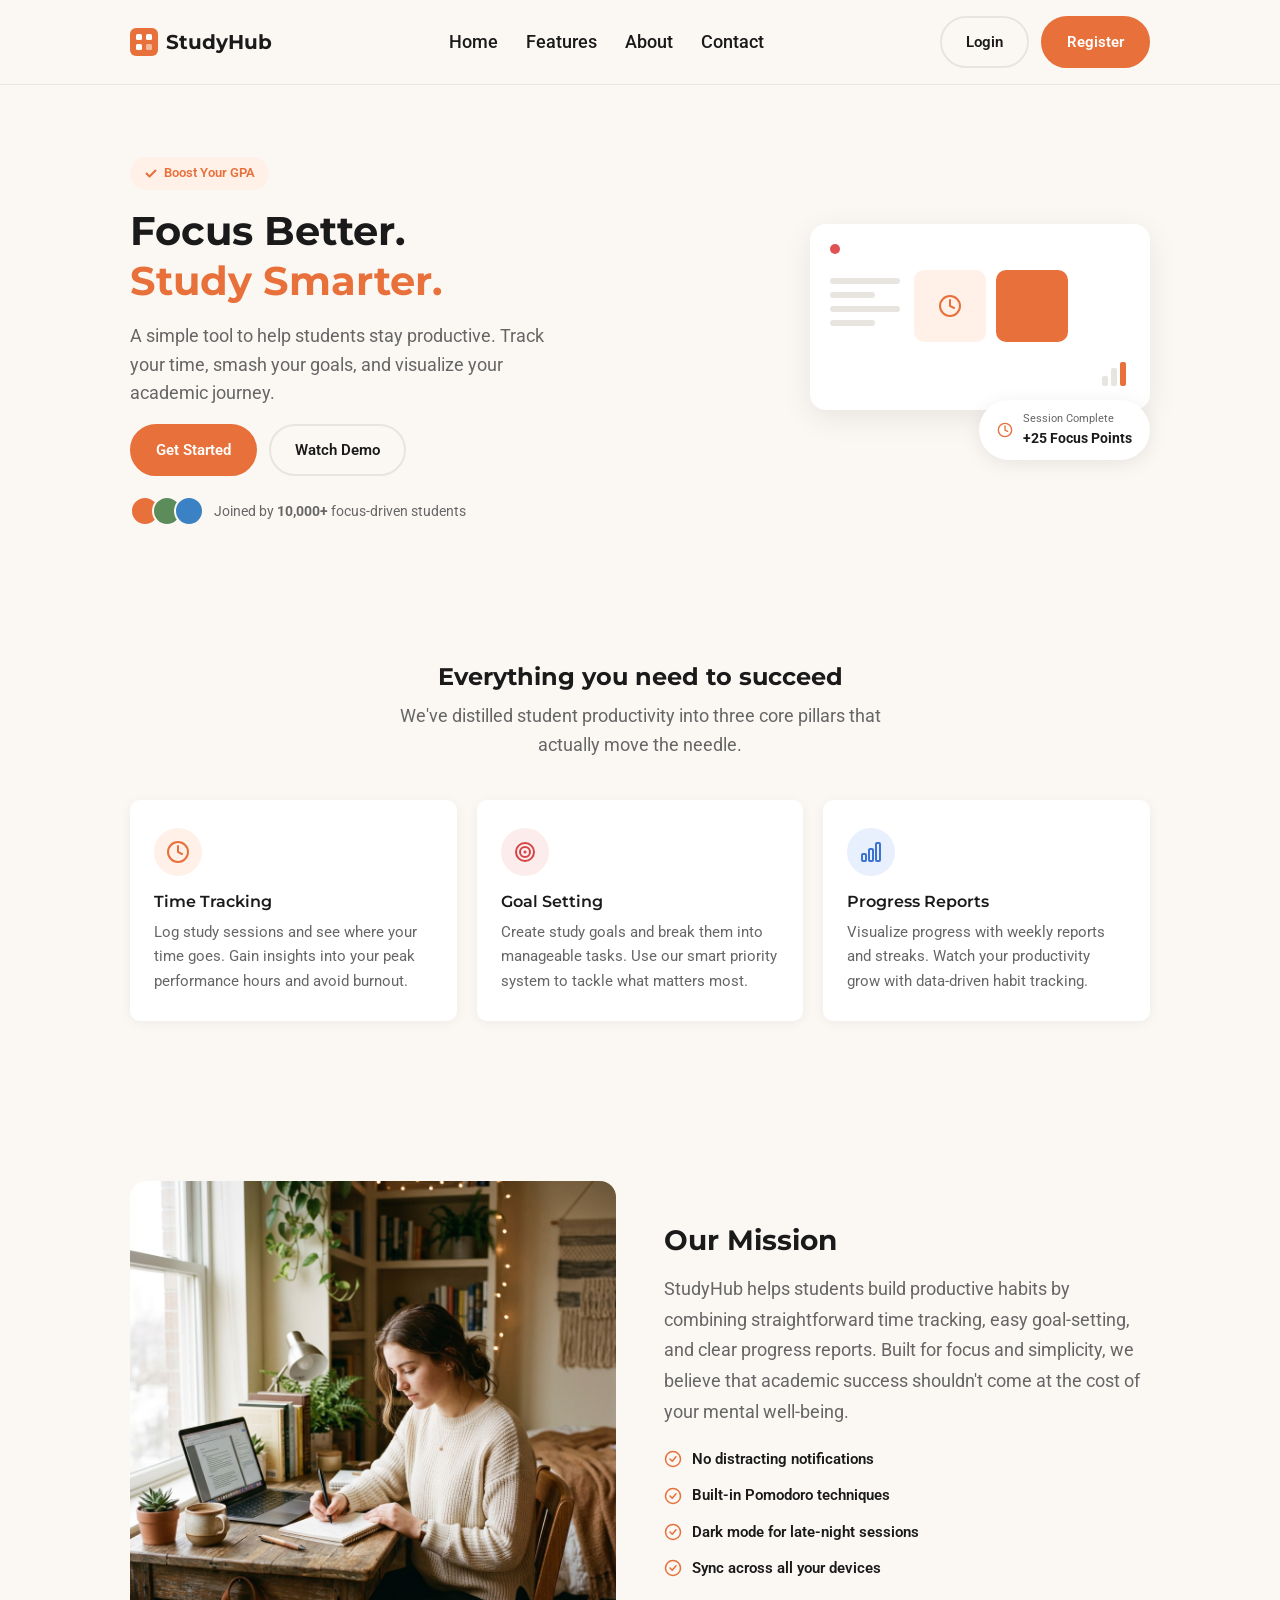
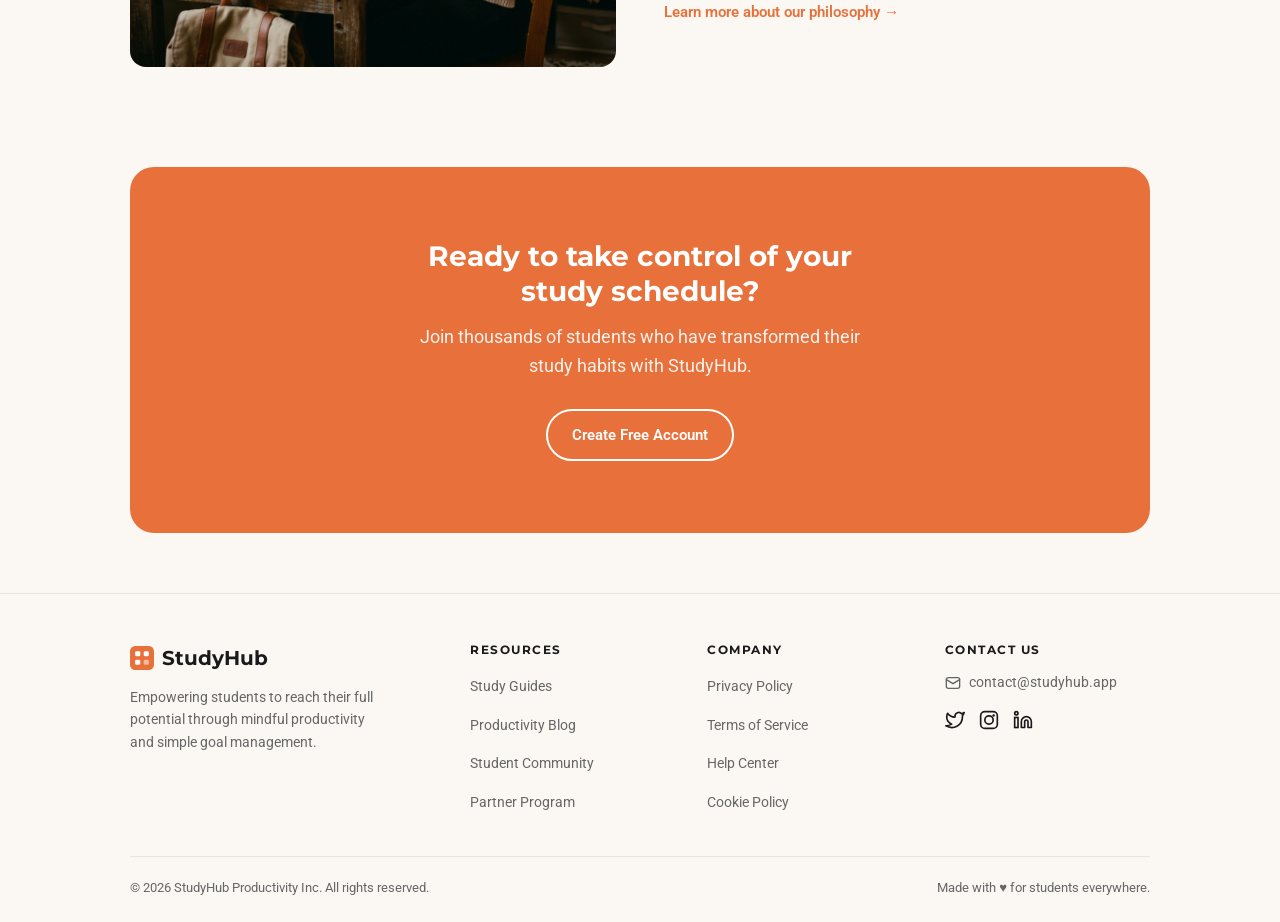
<file: index.html>
<!DOCTYPE html>
<html lang="en">
<head>
    <meta charset="UTF-8">
    <meta name="viewport" content="width=device-width, initial-scale=1.0">
    <meta name="description" content="StudyHub helps students stay productive with time tracking, goal setting, and progress reports.">
    <title>StudyHub - Focus Better. Study Smarter.</title>

    <link href="https://fonts.googleapis.com/css2?family=Montserrat:wght@400;600;700&family=Roboto:wght@400;500&display=swap" rel="stylesheet">

    <!-- CSS Files -->
    <link rel="stylesheet" href="css/main.css">
    <link rel="stylesheet" href="css/home.css">
    
    <!-- Favicon: Title Bar Icon-->
    <link rel="icon" href="assests/icons/logo.svg">

    <meta property="og:type" content="website" />
    <meta property="og:locale" content="en_US" />
    <meta property="og:site_name" content="StudyHub" />
    <meta property="og:title" content="StudyHub - Focus Better. Study Smarter." />
    <meta property="og:description" content="StudyHub helps students stay productive with time tracking, goal setting, and progress reports." />
    <meta property="og:url" content="https://studyhub-decodelabs.vercel.app/" />
    <meta property="og:image" content="https://studyhub-decodelabs.vercel.app/assests/images/og-image.png" />
    <meta property="og:image:secure_url" content="https://studyhub-decodelabs.vercel.app/assests/images/og-image.png" />
    <meta property="og:image:width" content="1200" />
    <meta property="og:image:height" content="630" />
    <meta property="og:image:alt" content="StudyHub Dashboard Preview" />
</head>
<body>

    <a href="#main-content" class="skip-link">Skip to content</a>

    <header>
        <div class="container header-container">
            
            <!-- Logo on Nav Bar -->
            <div class="logo">
                <img src="assests/icons/logo.svg" alt="StudyHub Logo" width="28" height="28">
                <span>StudyHub</span>
            </div>

            <!-- Hamburger Menu: Mobile First Design -->
            <button class="hamburger" aria-label="Toggle menu" aria-expanded="false">
                <span></span>
                <span></span>
                <span></span>
            </button>

            <nav class="nav" aria-label="Main navigation">
                <ul class="nav-links">
                    <li><a href="index.html">Home</a></li>
                    <li><a href="#features">Features</a></li>
                    <li><a href="#our-mission">About</a></li>
                    <li><a href="#contact-us">Contact</a></li>
                </ul>
            </nav>

            <div class="auth-buttons">
                <a href="pages/login.html" class="btn btn-outline">Login</a>
                <a href="pages/register.html" class="btn btn-primary">Register</a>
            </div>
            
        </div>
    </header>

    <!-- Main Home Page Content -->
    <main id="main-content">

        <!-- Hero Bar -->
        <section id="hero">
            <div class="container hero-container">
                
                <div class="hero-text">
                    <span class="badge">
                        <img src="assests/icons/check.svg" alt="Check Icon" width="14" height="14">
                        Boost Your GPA
                    </span>

                    <h1>Focus Better.<br><span class="accent">Study Smarter.</span></h1>

                    <p class="subtitle">A simple tool to help students stay productive. Track your time, smash your goals, and visualize your academic journey.</p>

                    <div class="hero-actions">
                        <a href="pages/register.html" class="btn btn-primary">Get Started</a>
                        <a href="#" class="btn btn-outline">Watch Demo</a>
                    </div>

                    <div class="social-proof">
                        <div class="avatars">
                            <span class="avatar" style="background:#E8703A"></span>
                            <span class="avatar" style="background:#5B8C5A"></span>
                            <span class="avatar" style="background:#3B82C4"></span>
                        </div>
                        <p>Joined by <strong>10,000+</strong> focus-driven students</p>
                    </div>
                </div>

                <div class="hero-visual">
                    <div class="dashboard-card">
                        <div class="dash-dot"></div>
                        <div class="dash-body">
                            <div class="dash-lines">
                                <div class="line"></div>
                                <div class="line short"></div>
                                <div class="line"></div>
                                <div class="line short"></div>
                            </div>
                            <div class="dash-widgets">
                                <div class="widget widget-clock">
                                    <img src="assests/icons/clock.svg" alt="Clock Icon" width="24" height="24">
                                </div>
                                <div class="widget widget-fill"></div>
                            </div>
                        </div>
                        <div class="dash-chart">
                            <img src="assests/icons/chart.svg" alt="Chart Icon" width="32" height="32">
                        </div>
                    </div>

                    <div class="floating-badge">
                        <img src="assests/icons/clock.svg" alt="Clock Icon" width="16" height="16">
                        <div>
                            <small>Session Complete</small>
                            <strong>+25 Focus Points</strong>
                        </div>
                    </div>
                </div>
                
            </div>
        </section>

        <section id="features">
            <div class="container">
                <div class="section-header">
                    <h2>Everything you need to succeed</h2>
                    <p>We've distilled student productivity into three core pillars that actually move the needle.</p>
                </div>

                <div class="feature-cards">
                    
                    <article class="feature-card">
                        <div class="feature-icon">
                            <img src="assests/icons/clock.svg" alt="Clock Icon" width="24" height="24">
                        </div>
                        <h3>Time Tracking</h3>
                        <p>Log study sessions and see where your time goes. Gain insights into your peak performance hours and avoid burnout.</p>
                    </article>

                    <article class="feature-card">
                        <div class="feature-icon red">
                            <img src="assests/icons/target.svg" alt="Target Icon" width="24" height="24">
                        </div>
                        <h3>Goal Setting</h3>
                        <p>Create study goals and break them into manageable tasks. Use our smart priority system to tackle what matters most.</p>
                    </article>

                    <article class="feature-card">
                        <div class="feature-icon blue">
                            <img src="assests/icons/bars.svg" alt="Bar Chart Icon" width="24" height="24">
                        </div>
                        <h3>Progress Reports</h3>
                        <p>Visualize progress with weekly reports and streaks. Watch your productivity grow with data-driven habit tracking.</p>
                    </article>
                    
                </div>
            </div>
        </section>

        <section id="our-mission">
            <div class="container mission-container">
                
                <div class="mission-image">
                    <img src="assests/images/student-studying.png" alt="Student studying at desk with laptop and notebook">
                </div>

                <div class="mission-text">
                    <h2>Our Mission</h2>
                    <p>StudyHub helps students build productive habits by combining straightforward time tracking, easy goal-setting, and clear progress reports. Built for focus and simplicity, we believe that academic success shouldn't come at the cost of your mental well-being.</p>

                    <ul class="check-list">
                        <li><img src="assests/icons/circle-check.svg" alt="Check Icon" width="18" height="18"> No distracting notifications</li>
                        <li><img src="assests/icons/circle-check.svg" alt="Check Icon" width="18" height="18"> Built-in Pomodoro techniques</li>
                        <li><img src="assests/icons/circle-check.svg" alt="Check Icon" width="18" height="18"> Dark mode for late-night sessions</li>
                        <li><img src="assests/icons/circle-check.svg" alt="Check Icon" width="18" height="18"> Sync across all your devices</li>
                    </ul>

                    <a href="index.html" class="link-accent">Learn more about our philosophy &rarr;</a>
                </div>
                
            </div>
        </section>

        <section id="cta">
            <div class="container">
                <div class="cta-card">
                    <h2>Ready to take control of your study schedule?</h2>
                    <p>Join thousands of students who have transformed their study habits with StudyHub.</p>
                    <a href="pages/register.html" class="btn btn-white-outline">Create Free Account</a>
                </div>
            </div>
        </section>
        
    </main>

    <footer>
        <div class="container">
            <div class="footer-grid">
                
                <div class="footer-brand">
                    <div class="logo">
                        <img src="assests/icons/logo.svg" alt="StudyHub Logo" width="24" height="24">
                        <span>StudyHub</span>
                    </div>
                    <p>Empowering students to reach their full potential through mindful productivity and simple goal management.</p>
                </div>

                <div class="footer-col">
                    <h3>RESOURCES</h3>
                    <ul>
                        <li><a href="#">Study Guides</a></li>
                        <li><a href="#">Productivity Blog</a></li>
                        <li><a href="#">Student Community</a></li>
                        <li><a href="#">Partner Program</a></li>
                    </ul>
                </div>

                <div class="footer-col">
                    <h3>COMPANY</h3>
                    <ul>
                        <li><a href="#">Privacy Policy</a></li>
                        <li><a href="#">Terms of Service</a></li>
                        <li><a href="#">Help Center</a></li>
                        <li><a href="#">Cookie Policy</a></li>
                    </ul>
                </div>

                <div class="footer-col" id="contact-us">
                    <h3>CONTACT US</h3>
                    <a href="mailto:contact@studyhub.app" class="contact-email">
                        <img src="assests/icons/mail.svg" alt="Email Icon" width="16" height="16">
                        contact@studyhub.app
                    </a>
                    <div class="social-links">
                        <a href="#" aria-label="StudyHub on Twitter"><img src="assests/icons/twitter.svg" alt="" width="20" height="20"></a>
                        <a href="#" aria-label="StudyHub on Instagram"><img src="assests/icons/instagram.svg" alt="" width="20" height="20"></a>
                        <a href="#" aria-label="StudyHub on LinkedIn"><img src="assests/icons/linkedin.svg" alt="" width="20" height="20"></a>
                    </div>
                </div>
                
            </div>

            <div class="footer-bottom">
                <p>&copy; 2026 StudyHub Productivity Inc. All rights reserved.</p>
                <p>Made with &hearts; for students everywhere.</p>
            </div>
        </div>
    </footer>

    <script src="script.js"></script>
</body>
</html>
</file>
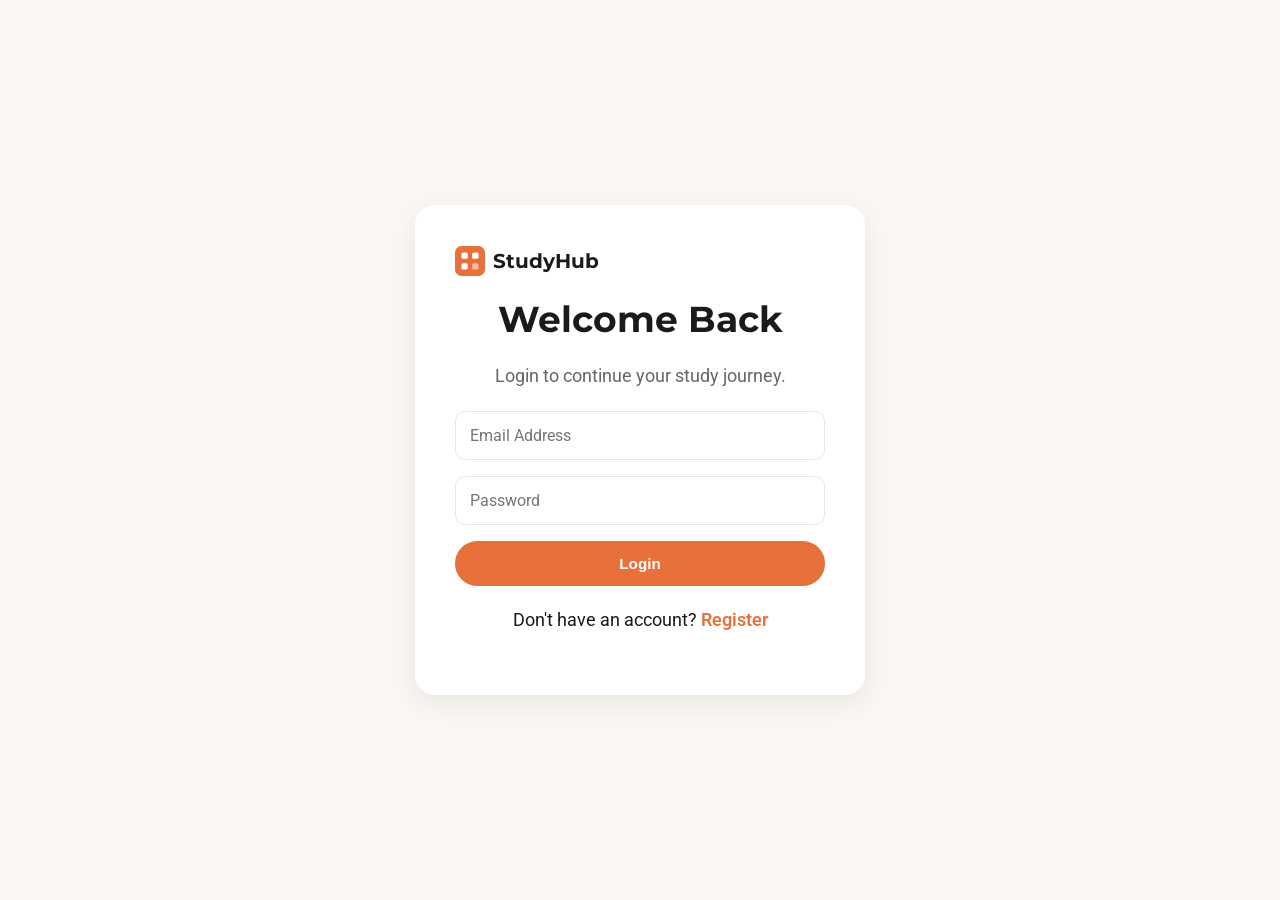
<file: pages/admin-dashboard.html>
<!DOCTYPE html>
<html lang="en">
<head>
    <meta charset="UTF-8">
    <meta name="viewport" content="width=device-width, initial-scale=1.0">
    <title>Admin Dashboard | StudyHub</title>

    <!-- CSS Links: Pointing to the newly organized CSS folder -->
    <link rel="stylesheet" href="../css/main.css">
    <link rel="stylesheet" href="../css/dashboard.css">
    <link rel="stylesheet" href="../css/admin.css">
</head>
<body>

    <!-- Main container constraining the dashboard width -->
    <main class="dashboard-page">

        <!-- Dashboard Header: Contains the title and logout button -->
        <section class="dashboard-header">
            <h1>Admin Dashboard</h1>
            <button id="logout-btn" class="btn btn-outline">Logout</button>
        </section>

        <!-- Statistics Grid: Displays top-level platform metrics -->
        <section class="stats-grid">
            
            <!-- Completed Tasks Stat -->
            <div class="stat-card">
                <h3>Completed Tasks</h3>
                <p id="completed-tasks">0</p>
            </div>

            <!-- Pending Tasks Stat -->
            <div class="stat-card">
                <h3>Pending Tasks</h3>
                <p id="pending-tasks">0</p>
            </div>
            
            <!-- Total Users Stat -->
            <div class="stat-card">
                <h3>Total Users</h3>
                <p id="total-users">0</p>
            </div>

            <!-- Total Tasks Stat -->
            <div class="stat-card">
                <h3>Total Tasks</h3>
                <p id="total-tasks">0</p>
            </div>

        </section>

        <!-- Users Section: Container for the list of registered users -->
        <section>
            <h2>Users</h2>
            <!-- Users will be loaded here dynamically by admin.js -->
            <div id="users-container"></div>
        </section>

        <!-- Tasks Section: Container for viewing and managing all platform tasks -->
        <section style="margin-top: 40px;">
            <h2>Tasks</h2>
            <!-- Tasks will be loaded here dynamically by admin.js -->
            <div id="admin-task-container"></div>
        </section>

    </main>

    <!-- Link to the admin-specific JavaScript logic -->
    <script src="../js/admin.js"></script>

</body>
</html>
</file>
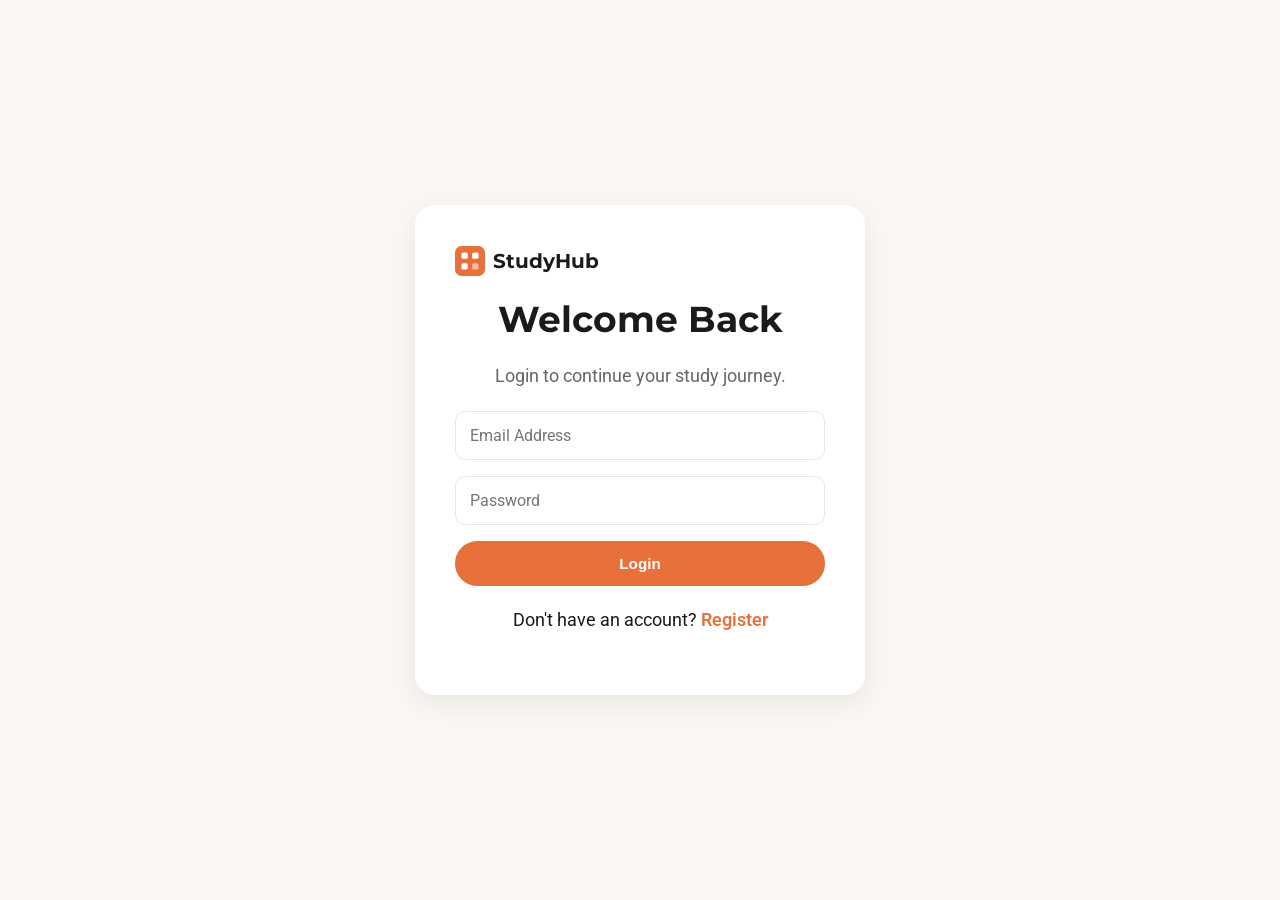
<file: pages/dashboard.html>
<!DOCTYPE html>
<html lang="en">
<head>
    <meta charset="UTF-8">
    <meta name="viewport" content="width=device-width, initial-scale=1.0">
    <title>Dashboard | StudyHub</title>

    <!-- CSS Links -->
    <link rel="stylesheet" href="../css/main.css">
    <link rel="stylesheet" href="../css/dashboard.css">
</head>
<body>

    <!-- Main container constraining the dashboard width -->
    <main class="dashboard-page">

        <!-- Dashboard Header: Contains the title, subtitle, and logout button -->
        <section class="dashboard-header">
            <div>
                <h1>My Tasks</h1>
                <p class="dashboard-subtitle">Manage your study goals efficiently.</p>
            </div>
            
            <button id="logout-btn" class="btn btn-outline">Logout</button>
        </section>

        <!-- Task Creation Section: Form to add new tasks -->
        <section class="task-form-section">
            <form id="task-form">
                
                <!-- Input field for the task title -->
                <input type="text" id="task-title" placeholder="Enter task title" required>
                
                <!-- Submit button to trigger the task creation -->
                <button type="submit" class="btn btn-primary">Add Task</button>
                
            </form>
        </section>
        
        <!-- Task Grid: Empty container where JavaScript will dynamically inject the task cards -->
        <section id="task-container" class="task-grid">
            <!-- Task cards will be loaded here by dashboard.js -->
        </section>

    </main>

    <!-- Link to the dashboard-specific JavaScript logic -->
    <script src="../js/dashboard.js"></script>

</body>
</html>
</file>
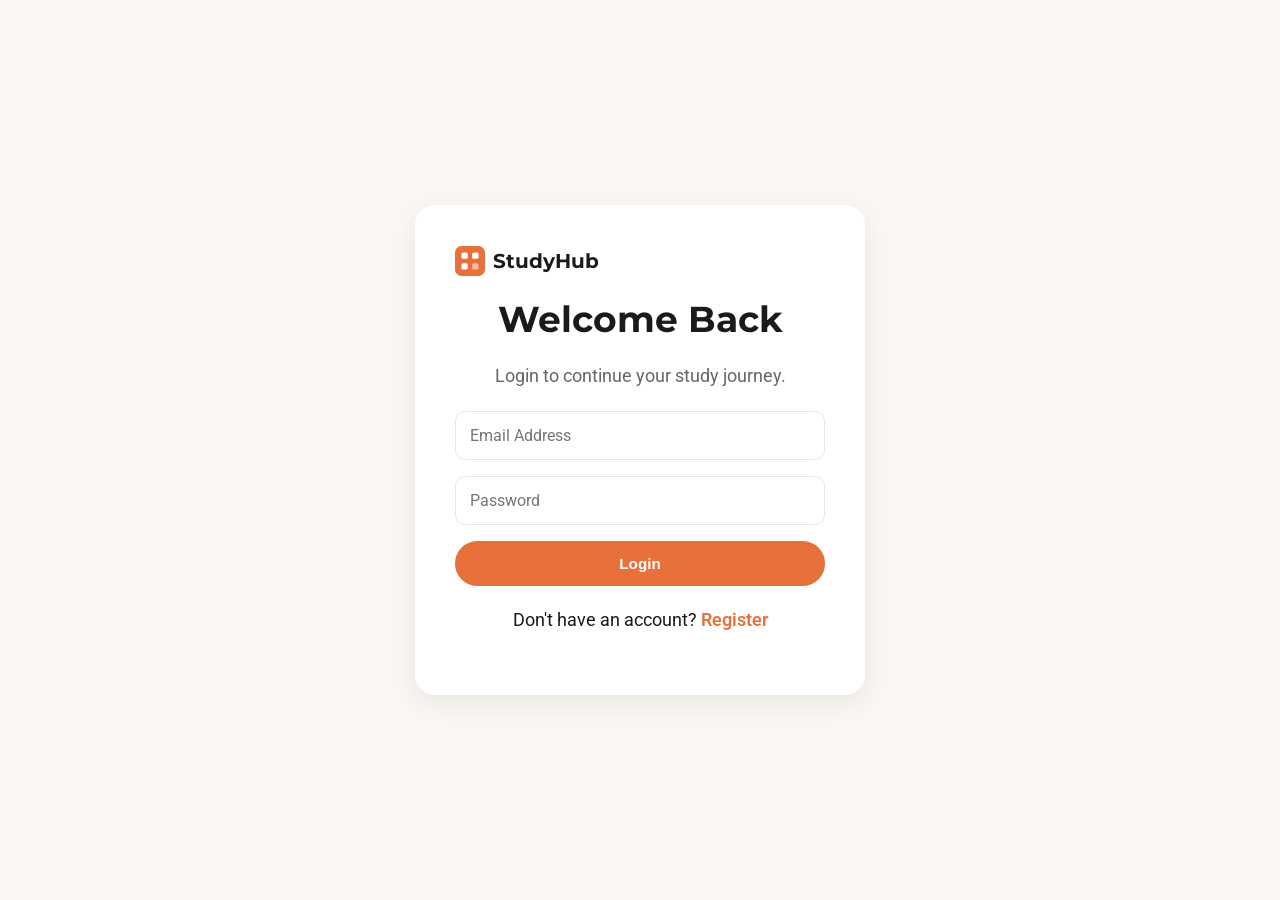
<file: pages/login.html>
<!DOCTYPE html>
<html lang="en">
<head>
    <meta charset="UTF-8">
    <meta name="viewport" content="width=device-width, initial-scale=1.0">
    <title>Login | StudyHub</title>

    <link href="https://fonts.googleapis.com/css2?family=Montserrat:wght@400;600;700&family=Roboto:wght@400;500&display=swap" rel="stylesheet">

    <!-- CSS Links -->
    <link rel="stylesheet" href="../css/main.css">
    <link rel="stylesheet" href="../css/auth.css">

    <!-- Favicon: Title Bar Icon-->
    <link rel="icon" href="../assests/icons/logo.svg">

</head>
<body>

    <!-- Main container to center the authentication page -->
    <main class="auth-page">

        <!-- The white card holding the login form -->
        <div class="auth-card">

            <!-- Brand Logo -->
            <div class="logo">
                <img src="../assests/icons/logo.svg" alt="StudyHub Logo" width="30">
                <span>StudyHub</span>
            </div>

            <h1>Welcome Back</h1>
            <p class="auth-subtitle">Login to continue your study journey.</p>

            <!-- Login Form -->
            <form id="login-form">
                
                <!-- Email Input -->
                <input type="email" id="email" placeholder="Email Address" required>
                
                <!-- Password Input -->
                <input type="password" id="password" placeholder="Password" required>
                
                <!-- Submit Button -->
                <button type="submit" class="btn btn-primary">Login</button>

            </form>

            <!-- Link to the registration page for new users -->
            <p class="auth-footer">
                Don't have an account?
                <a href="register.html">Register</a>
            </p>

            <!-- Empty paragraph used by JavaScript to show error/success messages -->
            <p id="message"></p>

        </div>

    </main>

    <!-- Link to the authentication JavaScript logic -->
    <script src="../js/auth.js"></script>

</body>
</html>
</file>
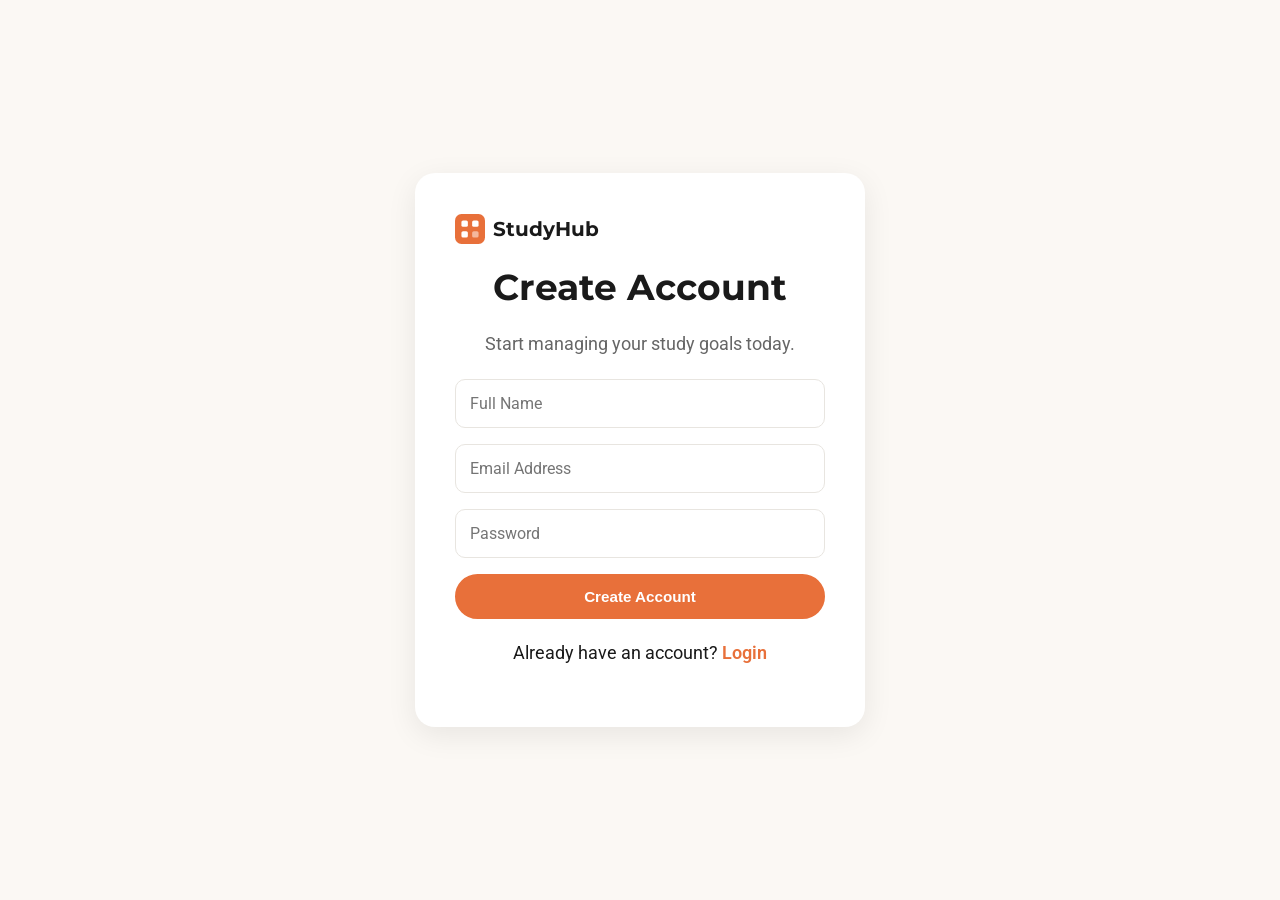
<file: pages/register.html>
<!DOCTYPE html>
<html lang="en">
<head>
    <meta charset="UTF-8">
    <meta name="viewport" content="width=device-width, initial-scale=1.0">
    <title>Register | StudyHub</title>

    <link href="https://fonts.googleapis.com/css2?family=Montserrat:wght@400;600;700&family=Roboto:wght@400;500&display=swap" rel="stylesheet">

    <!-- CSS Links -->
    <link rel="stylesheet" href="../css/main.css">
    <link rel="stylesheet" href="../css/auth.css">

    <!-- Favicon: Title Bar Icon-->
    <link rel="icon" href="../assests/icons/logo.svg">

</head>
<body>

    <!-- Main container to center the registration page -->
    <main class="auth-page">

        <!-- The white card holding the registration form -->
        <div class="auth-card">

            <!-- Brand Logo -->
            <div class="logo">
                <img src="../assests/icons/logo.svg" alt="StudyHub Logo" width="30">
                <span>StudyHub</span>
            </div>

            <h1>Create Account</h1>
            <p class="auth-subtitle">Start managing your study goals today.</p>

            <!-- Registration Form -->
            <form id="register-form">
                
                <!-- Full Name Input -->
                <input type="text" id="name" placeholder="Full Name" required>
                
                <!-- Email Input -->
                <input type="email" id="email" placeholder="Email Address" required>
                
                <!-- Password Input -->
                <input type="password" id="password" placeholder="Password" required>
                
                <!-- Submit Button -->
                <button type="submit" class="btn btn-primary">Create Account</button>

            </form>

            <!-- Link to the login page for existing users -->
            <p class="auth-footer">
                Already have an account?
                <a href="login.html">Login</a>
            </p>

            <!-- Empty paragraph used by JavaScript to show error/success messages -->
            <p id="message"></p>

        </div>

    </main>

    <!-- Link to the authentication JavaScript logic -->
    <script src="../js/auth.js"></script>

</body>
</html>
</file>
<file: css/main.css>
/**
 * ============================================================================
 * MAIN.CSS
 * Contains global styles, resets, typography, variables, header, and footer.
 * These styles apply to EVERY page in the StudyHub project.
 * ============================================================================
 */

/* ======================================
   Reset & Base Styles
====================================== */
*, *::before, *::after {
  margin: 0;
  padding: 0;
  box-sizing: border-box;
}

html { 
  scroll-behavior: smooth; 
}

/* ======================================
   CSS Variables (Colors & Themes)
====================================== */
:root {
  --orange: #E8703A;
  --orange-dark: #D4602C;
  --orange-light: #FFF0E8;
  --bg: #FBF8F4;
  --white: #FFFFFF;
  --dark: #1A1A1A;
  --gray: #666;
  --border: #E8E5E0;
}

/* ======================================
   Typography
====================================== */
body {
  font-family: 'Roboto', sans-serif;
  font-size: clamp(0.95rem, 1.8vw, 1.125rem);
  line-height: 1.6;
  color: var(--dark);
  background: var(--bg);
}

h1, h2, h3 {
  font-family: 'Montserrat', sans-serif;
  line-height: 1.25;
}

h1 { 
  font-weight: 700; 
  font-size: clamp(1.5rem, 5vw, 2.25rem); 
}

h2 { 
  font-weight: 700; 
  font-size: clamp(1.125rem, 3.5vw, 1.5rem); 
}

h3 { 
  font-weight: 600; 
  font-size: 1rem; 
}

.accent { 
  color: var(--orange); 
}

/* ======================================
   Global Elements
====================================== */
img { 
  display: block; 
  max-width: 100%; 
  height: auto; 
}

a {
  text-decoration: none;
  color: inherit;
  display: inline-block;
}

a:focus-visible {
  outline: 2px solid var(--orange);
  outline-offset: 2px;
  border-radius: 4px;
}

.container {
  max-width: 1100px;
  margin: 0 auto;
  padding: 0 20px;
}

/* ======================================
   Accessibility
====================================== */
.skip-link {
  position: absolute;
  top: -100%;
  left: 16px;
  background: var(--orange);
  color: white;
  padding: 8px 16px;
  border-radius: 6px;
  font-weight: 600;
  font-size: 0.875rem;
  z-index: 100;
}

.skip-link:focus { 
  top: 16px; 
}

/* ======================================
   Buttons
====================================== */
.btn {
  padding: 12px 24px;
  border-radius: 30px;
  font-weight: 600;
  font-size: 0.95rem;
  border: 2px solid transparent;
  cursor: pointer;
  transition: all 0.2s ease;
  display: inline-flex;
  align-items: center;
  justify-content: center;
}

.btn-primary {
  background: var(--orange);
  color: white;
  border-color: var(--orange);
}

.btn-primary:hover {
  background: var(--orange-dark);
  border-color: var(--orange-dark);
}

.btn-outline {
  background: transparent;
  color: var(--dark);
  border-color: var(--border);
}

.btn-outline:hover { 
  border-color: var(--dark); 
}

.btn-white-outline {
  background: transparent;
  color: white;
  border-color: white;
}

.btn-white-outline:hover {
  background: white;
  color: var(--orange);
}

/* ======================================
   Header Navigation
====================================== */
header {
  padding: 16px 0;
  position: sticky;
  top: 0;
  background: var(--bg);
  z-index: 50;
  border-bottom: 1px solid var(--border);
}

.header-container {
  display: flex;
  align-items: center;
  justify-content: space-between;
  gap: 16px;
}

.logo {
  display: flex;
  align-items: center;
  gap: 8px;
  font-family: 'Montserrat', sans-serif;
  font-weight: 700;
  font-size: 1.25rem;
  flex-shrink: 0;
}

/* Hamburger Menu Icon */
.hamburger {
  display: flex;
  flex-direction: column;
  gap: 5px;
  background: none;
  border: none;
  cursor: pointer;
  padding: 6px;
  z-index: 60;
}

.hamburger span {
  width: 24px;
  height: 2.5px;
  background: var(--dark);
  border-radius: 2px;
  transition: all 0.3s ease;
}

/* Animate Hamburger into 'X' when active */
.hamburger.active span:nth-child(1) { transform: translateY(7.5px) rotate(45deg); }
.hamburger.active span:nth-child(2) { opacity: 0; }
.hamburger.active span:nth-child(3) { transform: translateY(-7.5px) rotate(-45deg); }

/* Main Navigation Menu (Hidden on mobile by default) */
.nav {
  display: none;
  position: absolute;
  top: 100%;
  left: 0;
  right: 0;
  background: var(--bg);
  border-bottom: 1px solid var(--border);
  padding: 24px 20px;
  z-index: 55;
}

.nav.open { 
  display: block; 
}

.nav-links {
  list-style: none;
  display: flex;
  flex-direction: column;
  gap: 20px;
}

.nav-links a {
  font-weight: 500;
  color: var(--dark);
  transition: color 0.2s;
}

.nav-links a:hover { 
  color: var(--orange); 
}

/* Hide auth buttons on mobile to save space */
.auth-buttons { 
  display: none; 
}

/* ======================================
   Footer
====================================== */
footer {
  background: var(--bg);
  border-top: 1px solid var(--border);
  padding: 48px 0 24px;
}

.footer-grid {
  display: grid;
  grid-template-columns: 1fr;
  gap: 32px;
}

.footer-brand .logo { 
  margin-bottom: 12px; 
}

.footer-brand > p {
  color: var(--gray);
  font-size: 0.88rem;
  max-width: 260px;
  line-height: 1.6;
}

.footer-col h3 {
  font-family: 'Montserrat', sans-serif;
  font-size: 0.75rem;
  font-weight: 700;
  letter-spacing: 1.5px;
  margin-bottom: 14px;
}

.footer-col ul {
  list-style: none;
  display: flex;
  flex-direction: column;
  gap: 10px;
}

.footer-col a {
  color: var(--gray);
  font-size: 0.9rem;
}

.footer-col a:hover { 
  color: var(--orange); 
}

.contact-email {
  display: inline-flex;
  align-items: center;
  gap: 8px;
  color: var(--gray);
  font-size: 0.9rem;
  margin-bottom: 16px;
}

.contact-email:hover { 
  color: var(--orange); 
}

.social-links { 
  display: flex; 
  gap: 14px; 
}

.social-links a {
  display: flex;
  align-items: center;
  justify-content: center;
}

.social-links a:hover { 
  opacity: 0.7; 
}

.footer-bottom {
  display: flex;
  flex-direction: column;
  gap: 4px;
  margin-top: 40px;
  padding-top: 20px;
  border-top: 1px solid var(--border);
  font-size: 0.82rem;
  color: var(--gray);
}

/* ======================================
   Global Media Queries
====================================== */

/* ---- Tablet (768px and up) ---- */
@media (min-width: 768px) {
  
  .container { 
    padding: 0 32px; 
  }

  .hamburger { 
    display: none; 
  }

  .nav {
    display: block;
    position: static;
    background: none;
    border: none;
    padding: 0;
  }
  
  .nav-links { 
    flex-direction: row; 
    gap: 28px; 
  }
  
  /* Show auth buttons as flex items on larger screens */
  .auth-buttons { 
    display: inline-flex; 
    gap: 12px;
  }

  .footer-grid { 
    grid-template-columns: 1.5fr 1fr 1fr 1fr; 
  }
  
  .footer-bottom { 
    flex-direction: row; 
    justify-content: space-between; 
  }
}

/* ---- Desktop (1024px and up) ---- */
@media (min-width: 1024px) {
  
  .container { 
    padding: 0 40px; 
  }
}
</file>
<file: css/home.css>
/**
 * ============================================================================
 * HOME.CSS
 * Contains styles specifically for the index.html landing page.
 * Includes Hero, Features, Mission, and CTA sections.
 * ============================================================================
 */

/* ======================================
   Hero Section
====================================== */
#hero { 
  padding: 48px 0 40px; 
}

.hero-container {
  display: flex;
  flex-direction: column;
  gap: 40px;
}

.hero-text {
  display: flex;
  flex-direction: column;
  gap: 16px;
  max-width: 560px;
}

.subtitle {
  color: var(--gray);
  max-width: 440px;
}

.badge {
  display: inline-flex;
  align-items: center;
  gap: 6px;
  background: var(--orange-light);
  color: var(--orange);
  padding: 6px 14px;
  border-radius: 30px;
  font-size: 0.8rem;
  font-weight: 600;
  width: fit-content;
}

.hero-actions {
  display: flex;
  gap: 12px;
  flex-wrap: wrap;
}

.social-proof {
  display: flex;
  align-items: center;
  gap: 10px;
  margin-top: 4px;
}

.social-proof p { 
  font-size: 0.85rem; 
  color: var(--gray); 
}

.avatars { 
  display: flex; 
}

.avatar {
  width: 30px;
  height: 30px;
  border-radius: 50%;
  border: 2px solid var(--bg);
  margin-left: -8px;
}

.avatar:first-child { 
  margin-left: 0; 
}

/* Dashboard Mockup Graphic in Hero */
.hero-visual {
  position: relative;
  display: flex;
  flex-direction: column;
  align-items: center;
}

.dashboard-card {
  background: white;
  border-radius: 16px;
  padding: 20px;
  box-shadow: 0 8px 30px rgba(0,0,0,0.08);
  width: 100%;
  max-width: 340px;
  display: flex;
  flex-direction: column;
  gap: 16px;
}

.dash-dot {
  width: 10px;
  height: 10px;
  border-radius: 50%;
  background: #E05252;
}

.dash-body { 
  display: flex; 
  gap: 14px; 
}

.dash-lines {
  display: flex;
  flex-direction: column;
  gap: 8px;
  padding: 8px 0;
}

.line {
  width: 70px;
  height: 6px;
  background: var(--border);
  border-radius: 3px;
}

.line.short { 
  width: 45px; 
}

.dash-widgets { 
  display: flex; 
  gap: 10px; 
}

.widget {
  width: 72px;
  height: 72px;
  border-radius: 10px;
  display: flex;
  align-items: center;
  justify-content: center;
}

.widget-clock { 
  background: var(--orange-light); 
}

.widget-fill { 
  background: var(--orange); 
}

.dash-chart { 
  display: flex; 
  justify-content: flex-end; 
}

.floating-badge {
  display: inline-flex;
  align-items: center;
  gap: 10px;
  background: white;
  padding: 10px 18px;
  border-radius: 30px;
  box-shadow: 0 4px 20px rgba(0,0,0,0.08);
  margin-top: -10px;
  z-index: 2;
  font-size: 0.8rem;
}

.floating-badge small {
  display: block;
  font-size: 0.7rem;
  color: var(--gray);
}

.floating-badge strong { 
  font-size: 0.85rem; 
}

/* ======================================
   Features Section
====================================== */
#features { 
  padding: 60px 0; 
}

.section-header {
  text-align: center;
  margin-bottom: 40px;
}

.section-header p {
  color: var(--gray);
  margin-top: 10px;
  max-width: 520px;
  margin-inline: auto;
}

.feature-cards {
  display: flex;
  flex-direction: column;
  gap: 20px;
}

.feature-card {
  background: white;
  padding: 28px 24px;
  border-radius: 10px;
  box-shadow: 0 2px 12px rgba(0,0,0,0.05);
  transition: transform 0.2s, box-shadow 0.2s;
}

.feature-card:hover {
  transform: translateY(-4px);
  box-shadow: 0 8px 24px rgba(0,0,0,0.08);
}

.feature-icon {
  width: 48px;
  height: 48px;
  border-radius: 50%;
  background: var(--orange-light);
  display: flex;
  align-items: center;
  justify-content: center;
  margin-bottom: 16px;
}

.feature-icon.red { 
  background: #FDECEC; 
}

.feature-icon.blue { 
  background: #E8F0FE; 
}

.feature-card h3 { 
  margin-bottom: 8px; 
}

.feature-card p {
  color: var(--gray);
  font-size: 0.92rem;
  line-height: 1.65;
}

/* ======================================
   Mission Section
====================================== */
#our-mission { 
  padding: 60px 0; 
}

.mission-container {
  display: flex;
  flex-direction: column;
  gap: 32px;
}

.mission-image {
  border-radius: 16px;
  overflow: hidden;
  min-height: 260px;
}

.mission-image img {
  width: 100%;
  height: 100%;
  object-fit: cover;
}

.mission-text {
  display: flex;
  flex-direction: column;
  gap: 16px;
}

.mission-text h2 { 
  font-size: clamp(1.25rem, 3.5vw, 1.75rem); 
}

.mission-text > p { 
  color: var(--gray); 
  line-height: 1.7; 
}

.check-list {
  list-style: none;
  display: flex;
  flex-direction: column;
  gap: 12px;
  margin-top: 4px;
}

.check-list li {
  display: flex;
  align-items: center;
  gap: 10px;
  font-weight: 600;
  font-size: 0.95rem;
}

.check-list img { 
  flex-shrink: 0; 
}

.link-accent {
  color: var(--orange);
  font-weight: 600;
  font-size: 0.95rem;
  margin-top: 4px;
}

.link-accent:hover { 
  color: var(--orange-dark); 
}

/* ======================================
   Call to Action (CTA) Section
====================================== */
#cta { 
  padding: 20px 0 60px; 
}

.cta-card {
  background: var(--orange);
  color: white;
  text-align: center;
  padding: 60px 28px;
  border-radius: 24px;
}

.cta-card h2 {
  color: white;
  font-size: clamp(1.25rem, 4vw, 1.75rem);
  max-width: 440px;
  margin: 0 auto;
}

.cta-card p {
  color: rgba(255,255,255,0.9);
  margin: 14px auto 28px;
  max-width: 460px;
}

/* ======================================
   Media Queries for Landing Page
====================================== */

/* ---- Tablet (768px and up) ---- */
@media (min-width: 768px) {
  
  .hero-container {
    flex-direction: row;
    align-items: center;
    justify-content: space-between;
  }
  
  .hero-text { 
    flex: 1; 
  }
  
  .hero-visual { 
    flex: 1; 
    align-items: flex-end; 
  }

  .feature-cards { 
    flex-direction: row; 
    flex-wrap: wrap; 
  }
  
  .feature-card { 
    flex: 1 1 calc(50% - 10px); 
  }

  .mission-container {
    flex-direction: row;
    align-items: center;
    gap: 48px;
  }
  
  .mission-image, .mission-text { 
    flex: 1; 
  }
  
  .mission-image { 
    min-height: 360px; 
  }
}

/* ---- Desktop (1024px and up) ---- */
@media (min-width: 1024px) {
  
  #hero { 
    padding: 72px 0 56px; 
  }
  
  h1 { 
    font-size: 2.5rem; 
  }

  .feature-cards { 
    flex-wrap: nowrap; 
  }
  
  .feature-card { 
    flex: 1; 
  }

  #features { 
    padding: 80px 0; 
  }
  
  #our-mission { 
    padding: 80px 0; 
  }

  .cta-card { 
    padding: 72px 40px; 
  }
}
</file>
<file: css/dashboard.css>
/**
 * ============================================================================
 * DASHBOARD.CSS
 * Contains styles specifically for the Student Dashboard.
 * Includes layout for the task grid, task creation form, and statistics.
 * ============================================================================
 */

/* ======================================
   Main Dashboard Layout
====================================== */
/* Constrains the width of the dashboard and centers it on the screen */
.dashboard-page {
  max-width: 1100px;
  margin: 0 auto;
  padding: 40px 20px;
}

/* Flex layout to align the title/subtitle on the left and the logout button on the right */
.dashboard-header {
  display: flex;
  justify-content: space-between;
  align-items: center;
  margin-bottom: 30px;
}

/* Subtle styling for the text under the main dashboard greeting */
.dashboard-subtitle {
  color: var(--gray);
  margin-top: 5px;
}

/* ======================================
   Task Creation Form
====================================== */
.task-form-section {
  margin-bottom: 30px;
}

/* Layout for the input box and the "Add Task" button so they sit side-by-side */
#task-form {
  display: flex;
  gap: 12px;
  flex-wrap: wrap;
}

/* Styling for the text input box where users type their new task */
#task-title {
  flex: 1; /* Allows the input to grow and fill available space */
  min-width: 250px;
  padding: 14px;
  border: 1px solid var(--border);
  border-radius: 10px;
  font-family: inherit; /* DEBUG FIX: Inherits the global 'Roboto' font */
  font-size: 1rem;
  outline: none;
  transition: border-color 0.2s ease;
}

/* Highlights the input border with the brand color when typing */
#task-title:focus {
  border-color: var(--orange);
}

/* ======================================
   Task Grid & Cards
====================================== */
/* Grid system to display tasks neatly */
.task-grid, 
#task-container {
  display: grid;
  gap: 20px;
}

/* Individual card styling for each task */
.task-card {
  background: white;
  padding: 20px;
  border-radius: 14px; /* Unified from duplicate rules */
  border: 1px solid var(--border);
  box-shadow: 0 2px 10px rgba(0,0,0,0.05);
}

/* Spacing under the task title inside the card */
.task-card h3 {
  margin-bottom: 10px;
}

/* Highlights the status text (e.g., 'Pending', 'Completed') */
.task-status {
  font-weight: 600;
  color: var(--orange);
}

/* Container for the Edit/Delete buttons inside a task card */
.task-actions {
  display: flex;
  gap: 10px;
  margin-top: 15px;
}

/* ======================================
   Statistics Section (Used mostly in Admin)
====================================== */
/* Grid to automatically size the stat blocks based on screen width */
.stats-grid {
  display: grid;
  grid-template-columns: repeat(auto-fit, minmax(220px, 1fr));
  gap: 20px;
  margin-bottom: 40px;
}

/* Individual card styling for a statistic */
.stat-card {
  background: white;
  padding: 24px;
  border-radius: 16px;
  text-align: center;
  border: 1px solid var(--border);
}

/* Spacing for the statistic title */
.stat-card h3 {
  margin-bottom: 10px;
}

/* Large, bold number styling for the actual statistic */
.stat-card p {
  font-size: 2rem;
  font-weight: 700;
  color: var(--dark);
}
</file>
<file: css/admin.css>
/**
 * ============================================================================
 * ADMIN.CSS
 * Contains styles specifically for the Admin Dashboard.
 * Includes layout for the statistics grid.
 * ============================================================================
 */

/* ======================================
   Statistics Section 
====================================== */

/* Grid to automatically size the stat blocks based on screen width. 
   'auto-fit' magically wraps the boxes to the next line on small screens! */
.stats-grid {
  display: grid;
  grid-template-columns: repeat(auto-fit, minmax(220px, 1fr));
  gap: 20px;
  margin-bottom: 40px;
}

/* Individual white card styling for a statistic */
.stat-card {
  background: white;
  padding: 24px;
  border-radius: 16px;
  text-align: center;
  border: 1px solid var(--border);
}

/* Spacing for the title (e.g., 'Total Users') */
.stat-card h3 {
  margin-bottom: 10px;
}

/* Large, bold number styling for the actual statistic (e.g., '15') */
.stat-card p {
  font-size: 2rem;
  font-weight: 700;
  color: var(--dark);
}
</file>
<file: css/auth.css>
/**
 * ============================================================================
 * AUTH.CSS
 * Contains styles specifically for the Login and Register pages.
 * ============================================================================
 */

/* ======================================
   Main Page Wrapper
====================================== */
/* Centers the authentication card perfectly in the middle of the screen */
.auth-page {
  min-height: 100vh;
  display: flex;
  align-items: center;
  justify-content: center;
  padding: 40px 20px;
}

/* ======================================
   Authentication Card
====================================== */
/* The white box containing the form */
.auth-card {
  width: 100%;
  max-width: 450px;
  background: white;
  padding: 40px;
  border-radius: 20px;
  box-shadow: 0 8px 30px rgba(0,0,0,0.08);

  display: flex;
  flex-direction: column;
  gap: 20px;
}

/* Center the main heading inside the card */
.auth-card h1 {
  text-align: center;
}

/* Subtitle styling below the heading */
.auth-subtitle {
  text-align: center;
  color: var(--gray);
}

/* ======================================
   Form & Inputs
====================================== */
/* Stack the input fields and buttons vertically with some space between them */
#register-form,
#login-form {
  display: flex;
  flex-direction: column;
  gap: 16px;
}

/* Styling for the text boxes */
#register-form input,
#login-form input {
  padding: 14px;
  border: 1px solid var(--border);
  border-radius: 10px;
  font-size: 1rem;
  font-family: inherit; /* DEBUG FIX: Ensures inputs use the website's main font */
  outline: none;
  transition: border-color 0.2s ease;
}

/* DEBUG FIX: Highlight the box orange when the user clicks inside it to type */
#register-form input:focus,
#login-form input:focus {
  border-color: var(--orange);
}

/* ======================================
   Footer Links & Messages
====================================== */
/* Center the "Don't have an account?" text */
.auth-footer {
  text-align: center;
}

/* Make the links stand out with the brand color */
.auth-footer a {
  color: var(--orange);
  font-weight: 600;
}

/* Styling for the success/error messages shown via JavaScript */
#message {
  text-align: center;
  font-weight: 600;
}
</file>
